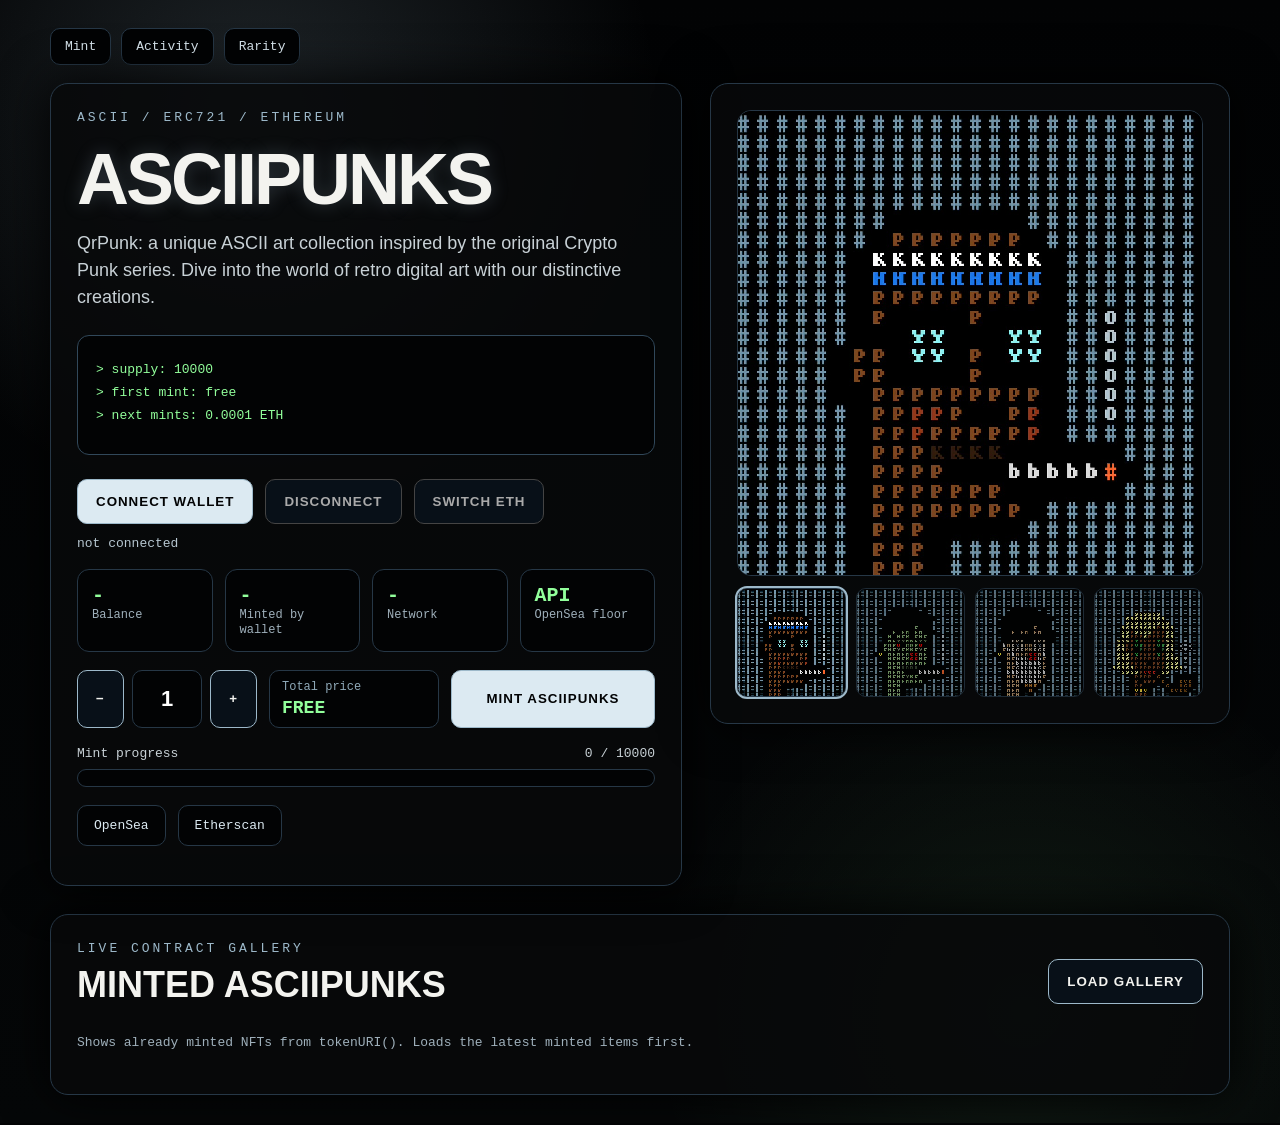
<file: index.html>
<!doctype html><html lang="uk"><head><meta charset="utf-8"><meta name="viewport" content="width=device-width,initial-scale=1"><title>AsciiPunks Mint</title><link rel="stylesheet" href="style.css"></head><body><main class="page"><nav class="nav"><a href="index.html">Mint</a><a href="activity.html">Activity</a><a href="rarity.html">Rarity</a></nav><section class="hero"><div class="left"><div class="kicker">ASCII / ERC721 / ETHEREUM</div><h1>AsciiPunks</h1><p class="desc">QrPunk: a unique ASCII art collection inspired by the original Crypto Punk series. Dive into the world of retro digital art with our distinctive creations.</p><div class="terminal" id="animatedTerminal"><p>&gt; supply: 10000</p><p>&gt; first mint: free</p><p>&gt; next mints: 0.0001 ETH</p></div><div class="connect"><button id="connectWalletBtn">Connect Wallet</button><button id="disconnectBtn" class="ghost">Disconnect</button><button id="switchNetworkBtn" class="ghost">Switch ETH</button><span id="wallet">not connected</span></div><div class="stats"><div class="stat"><b id="balanceText">-</b><span>Balance</span></div><div class="stat"><b id="mintedByWalletText">-</b><span>Minted by wallet</span></div><div class="stat"><b id="networkText">-</b><span>Network</span></div><div class="stat"><b id="floorText">API</b><span>OpenSea floor</span></div></div><div class="mintBox"><div class="counter"><button id="minusBtn">−</button><input id="amountInput" value="1"><button id="plusBtn">+</button></div><div class="priceBox"><span>Total price</span><b id="priceText">FREE</b></div><button id="mintBtn" class="mint">Mint AsciiPunks</button></div><div class="progressWrap"><div class="progressTop"><span>Mint progress</span><span id="mintedText">0 / 10000</span></div><div class="bar"><div id="progressBar"></div></div></div><div class="linksRow"><a id="openseaLink" href="#" target="_blank">OpenSea</a><a id="etherscanLink" href="#" target="_blank">Etherscan</a></div><p id="status"></p></div><div class="right"><div class="mainPreview"><img id="mainImg" src="assets/preview1.jpeg"></div><div class="thumbs"><img src="assets/preview1.jpeg" data-img="assets/preview1.jpeg" class="active"><img src="assets/preview2.jpeg" data-img="assets/preview2.jpeg"><img src="assets/preview3.jpeg" data-img="assets/preview3.jpeg"><img src="assets/preview4.jpeg" data-img="assets/preview4.jpeg"></div></div></section><section class="gallerySection"><div class="galleryHead"><div><div class="kicker">LIVE CONTRACT GALLERY</div><h2>Minted AsciiPunks</h2></div><button id="loadGalleryBtn">Load Gallery</button></div><p class="galleryNote">Shows already minted NFTs from tokenURI(). Loads the latest minted items first.</p><div id="gallery" class="gallery"></div></section></main><div id="walletModal" class="modal hidden"><div class="modalCard"><button id="closeModalBtn" class="close">×</button><h3>Connect Wallet</h3><p>Choose wallet connection</p><button id="browserWalletBtn" class="walletOption">MetaMask / Rabby / Browser Wallet</button><button id="walletConnectBtn" class="walletOption">WalletConnect QR / Mobile Wallets</button></div></div><script type="module" src="app.js"></script></body></html>
</file>
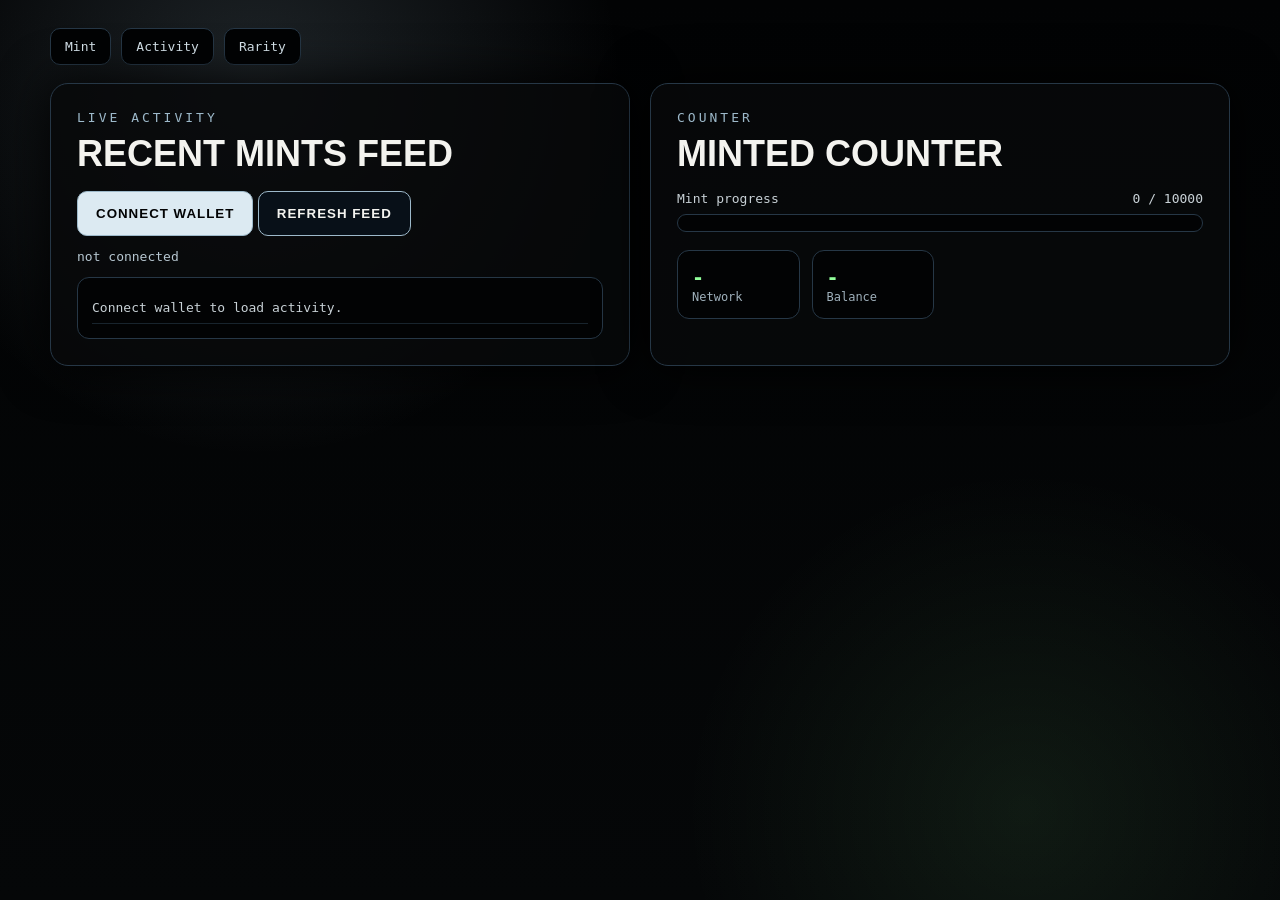
<file: activity.html>
<!doctype html><html><head><meta charset="utf-8"><meta name="viewport" content="width=device-width,initial-scale=1"><title>AsciiPunks Activity</title><link rel="stylesheet" href="style.css"></head><body><main class="page"><nav class="nav"><a href="index.html">Mint</a><a href="activity.html">Activity</a><a href="rarity.html">Rarity</a></nav><section class="grid2"><div class="panel"><div class="kicker">LIVE ACTIVITY</div><h2>Recent Mints Feed</h2><button id="connectWalletBtn">Connect Wallet</button> <button id="loadActivityBtn">Refresh Feed</button><p id="wallet">not connected</p><p id="status"></p><div id="activityFeed" class="activity"><p>Connect wallet to load activity.</p></div></div><div class="panel"><div class="kicker">COUNTER</div><h2>Minted Counter</h2><div class="progressTop"><span>Mint progress</span><span id="mintedText">0 / 10000</span></div><div class="bar"><div id="progressBar"></div></div><div class="stats"><div class="stat"><b id="networkText">-</b><span>Network</span></div><div class="stat"><b id="balanceText">-</b><span>Balance</span></div></div></div></section></main><div id="walletModal" class="modal hidden"><div class="modalCard"><button id="closeModalBtn" class="close">×</button><h3>Connect Wallet</h3><button id="browserWalletBtn" class="walletOption">MetaMask / Rabby</button><button id="walletConnectBtn" class="walletOption">WalletConnect QR</button></div></div><script type="module" src="app.js"></script></body></html>
</file>
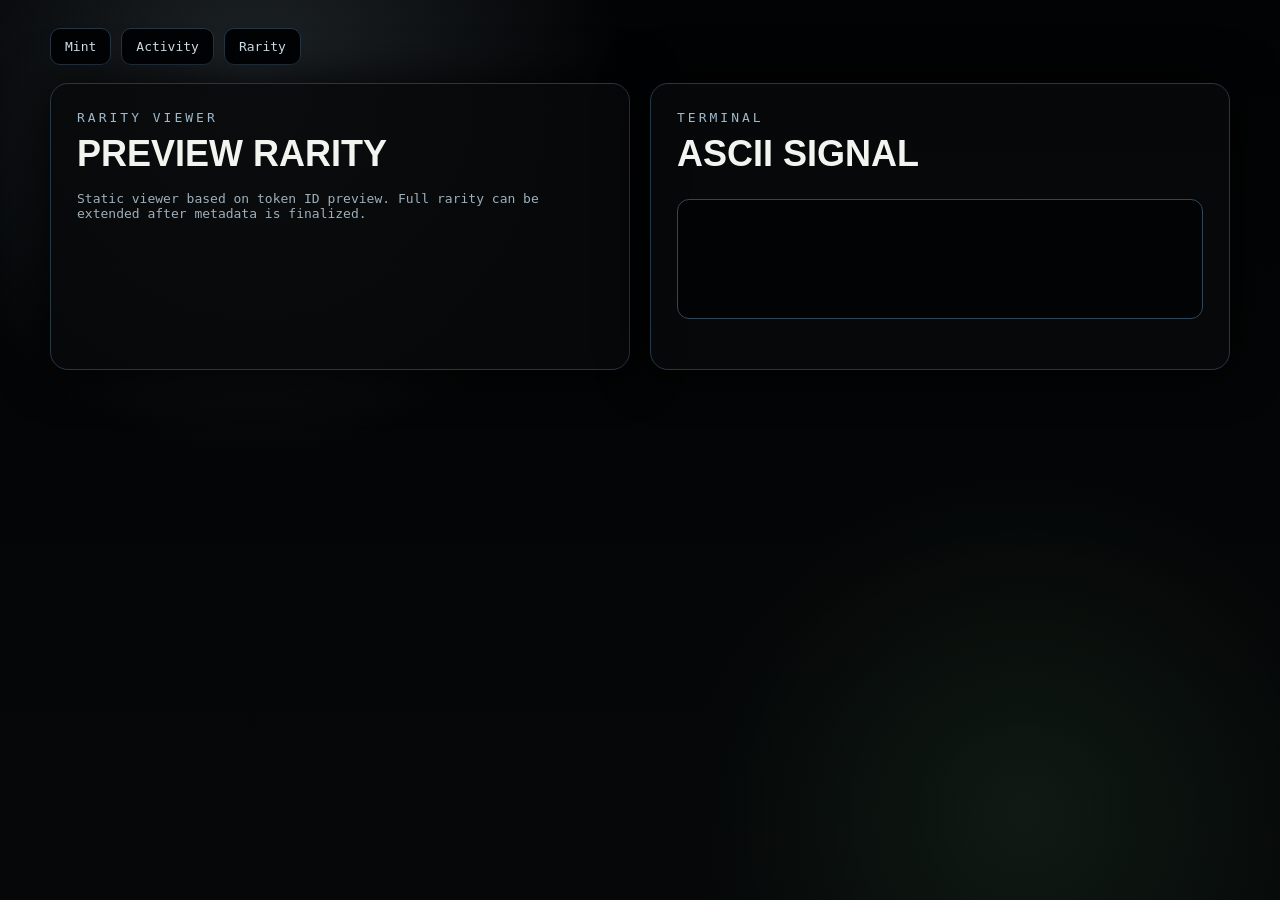
<file: rarity.html>
<!doctype html><html><head><meta charset="utf-8"><meta name="viewport" content="width=device-width,initial-scale=1"><title>AsciiPunks Rarity</title><link rel="stylesheet" href="style.css"></head><body><main class="page"><nav class="nav"><a href="index.html">Mint</a><a href="activity.html">Activity</a><a href="rarity.html">Rarity</a></nav><section class="grid2"><div class="panel"><div class="kicker">RARITY VIEWER</div><h2>Preview Rarity</h2><p class="galleryNote">Static viewer based on token ID preview. Full rarity can be extended after metadata is finalized.</p><div id="rarityList" class="rarityList"></div></div><div class="panel"><div class="kicker">TERMINAL</div><h2>Ascii Signal</h2><div class="terminal" id="animatedTerminal"></div></div></section></main><script type="module" src="app.js"></script></body></html>
</file>
<file: style.css>
*{box-sizing:border-box}:root{--bg:#020304;--line:#263746;--blue:#9db9ca;--green:#92ff9b;--white:#f3f3ef;--muted:#9fb0bb}body{margin:0;background:#020304;color:var(--white);font-family:Arial,Helvetica,sans-serif}.page{min-height:100vh;padding:28px;background:radial-gradient(circle at 20% 10%,rgba(157,185,202,.18),transparent 28%),radial-gradient(circle at 80% 90%,rgba(146,255,155,.08),transparent 26%),linear-gradient(180deg,#020304,#050708)}.nav{max-width:1180px;margin:0 auto 18px;display:flex;gap:10px;flex-wrap:wrap}.nav a{border:1px solid var(--line);border-radius:10px;padding:10px 14px;color:#dceaf2;text-decoration:none;font-family:monospace;background:#020304}.hero{max-width:1180px;margin:0 auto;display:grid;grid-template-columns:1fr 520px;gap:28px;align-items:start}.left,.right,.panel,.gallerySection{border:1px solid var(--line);background:rgba(7,9,10,.86);box-shadow:0 0 50px #000;border-radius:18px;padding:26px}.kicker{font-family:monospace;color:var(--blue);letter-spacing:3px;font-size:13px}h1{font-size:72px;line-height:.9;margin:22px 0 14px;text-transform:uppercase;letter-spacing:-3px;text-shadow:0 0 18px rgba(157,185,202,.25)}h2{font-size:36px;margin:8px 0 16px;text-transform:uppercase}.desc{color:#c8d1d6;font-size:18px;line-height:1.5}.terminal{margin:24px 0;padding:18px;border:1px solid #31485a;background:#020304;color:var(--green);font-family:monospace;border-radius:12px;min-height:120px}.terminal p{margin:8px 0}.connect{display:flex;gap:12px;align-items:center;flex-wrap:wrap;margin-bottom:12px}button{border:1px solid var(--blue);background:#081018;color:var(--white);border-radius:10px;padding:14px 18px;font-weight:800;cursor:pointer;text-transform:uppercase;letter-spacing:1px}button:hover{box-shadow:0 0 18px rgba(157,185,202,.35)}#connectWalletBtn,.mint{background:#dceaf2;color:#020304}.ghost{border-color:#444;color:#aaa}#wallet,#status{font-family:monospace;color:#b7c7d1;word-break:break-word}.mintBox{display:grid;grid-template-columns:180px 170px 1fr;gap:12px;margin:18px 0}.counter{display:flex;gap:8px}.counter input{width:100%;border:1px solid var(--line);background:#020304;color:#fff;border-radius:10px;text-align:center;font-size:22px;font-weight:800}.priceBox{border:1px solid var(--line);background:#020304;border-radius:10px;padding:9px 12px;font-family:monospace}.priceBox span{display:block;color:#8fa9b8;font-size:12px;margin-bottom:4px}.priceBox b{display:block;color:var(--green);font-size:18px}.progressTop{display:flex;justify-content:space-between;font-family:monospace;color:#c8d1d6;margin-bottom:8px}.bar{height:18px;border:1px solid var(--line);background:#020304;border-radius:99px;overflow:hidden}#progressBar{height:100%;width:0%;background:linear-gradient(90deg,var(--blue),var(--green))}.linksRow{display:flex;gap:12px;flex-wrap:wrap;margin-top:18px}.linksRow a{display:inline-flex;padding:12px 16px;border:1px solid var(--line);border-radius:10px;background:#020304;color:#dceaf2;text-decoration:none;font-family:monospace}.mainPreview{border:1px solid var(--line);background:#000;border-radius:14px;overflow:hidden}.mainPreview img{display:block;width:100%;image-rendering:pixelated}.thumbs{display:grid;grid-template-columns:repeat(4,1fr);gap:10px;margin-top:12px}.thumbs img{width:100%;border:1px solid var(--line);border-radius:10px;cursor:pointer;image-rendering:pixelated;opacity:.75}.thumbs img.active{opacity:1;outline:2px solid var(--blue)}.stats{display:grid;grid-template-columns:repeat(4,1fr);gap:12px;margin:18px 0}.stat{border:1px solid var(--line);background:#020304;border-radius:12px;padding:14px;font-family:monospace}.stat b{display:block;color:var(--green);font-size:20px}.stat span{color:var(--muted);font-size:12px}.gallerySection,.gridPage{max-width:1180px;margin:28px auto 0}.galleryHead{display:flex;justify-content:space-between;align-items:center;gap:16px}.galleryNote{color:#9fb0bb;font-family:monospace}.gallery{display:grid;grid-template-columns:repeat(5,1fr);gap:14px;margin-top:18px}.nftCard{border:1px solid var(--line);background:#020304;border-radius:14px;overflow:hidden}.nftCard img{display:block;width:100%;aspect-ratio:1/1;object-fit:cover;image-rendering:pixelated;background:#000}.nftCard div{padding:10px;font-family:monospace;color:#dceaf2}.nftCard small{display:block;color:#8fa9b8;margin-top:4px}.modal{position:fixed;inset:0;background:rgba(0,0,0,.72);display:flex;align-items:center;justify-content:center;padding:20px;z-index:999}.hidden{display:none}.modalCard{width:min(420px,100%);border:1px solid var(--line);background:#07090a;border-radius:18px;padding:22px;box-shadow:0 0 60px #000;position:relative}.walletOption{width:100%;margin-top:10px;text-align:left;background:#020304}.close{position:absolute;right:14px;top:12px;border:0;background:transparent;color:#fff;font-size:28px;padding:4px 10px}.activity{font-family:monospace;border:1px solid var(--line);background:#020304;border-radius:12px;padding:14px;max-height:420px;overflow:auto}.activity p{border-bottom:1px solid #18242d;padding:8px 0;margin:0;color:#c8d1d6}.grid2{max-width:1180px;margin:0 auto;display:grid;grid-template-columns:1fr 1fr;gap:20px}.rarityList{display:grid;gap:10px}.rarityItem{border:1px solid var(--line);background:#020304;border-radius:12px;padding:14px;font-family:monospace;display:flex;justify-content:space-between}@media(max-width:980px){.hero,.grid2{grid-template-columns:1fr}.right{order:-1}h1{font-size:48px}.mintBox{grid-template-columns:1fr}.priceBox{text-align:center}.gallery{grid-template-columns:repeat(2,1fr)}.galleryHead{display:block}.galleryHead button{margin-top:14px;width:100%}.stats{grid-template-columns:1fr 1fr}}
</file>
